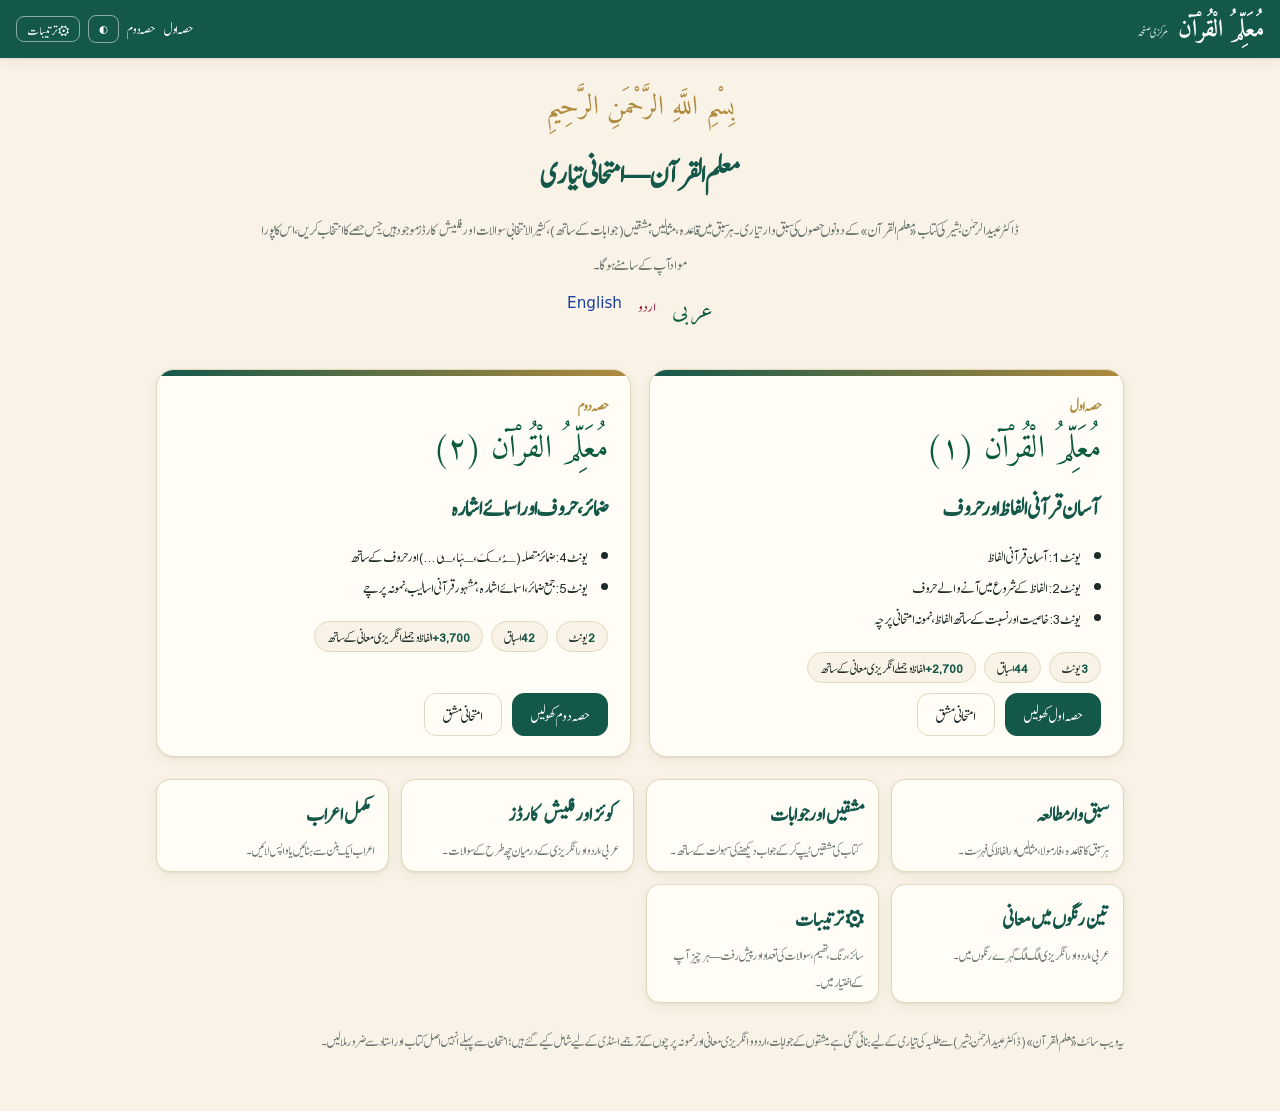
<file: index.html>
<!doctype html>
<html lang="ur" dir="rtl">
<head>
<meta charset="utf-8">
<meta name="viewport" content="width=device-width, initial-scale=1">
<title>معلم القرآن — امتحانی تیاری</title>
<meta name="description" content="معلم القرآن (ڈاکٹر عبید الرحمٰن بشیر) کے دونوں حصوں کی سبق وار امتحانی تیاری — قواعد، مشقیں، کوئز، فلیش کارڈز، اردو اور انگریزی معانی۔">
<link rel="stylesheet" href="assets/css/style.css">
<style>
.lp-hero{text-align:center;padding:22px 8px 8px}
.lp-hero .bism{font-family:"Amiri",serif;font-size:1.7rem;color:var(--gold);line-height:2}
.lp-hero h1{margin:4px 0 0;font-size:2rem;color:var(--acc)}
.lp-hero p{max-width:760px;margin:6px auto 0;color:var(--mute);font-size:1.05rem}
.books{display:grid;grid-template-columns:repeat(auto-fit,minmax(min(100%,340px),1fr));gap:18px;margin:22px 0}
.bk{display:flex;flex-direction:column;background:var(--card);border:1px solid var(--line);border-radius:18px;box-shadow:var(--sh);padding:18px 22px 20px;position:relative;overflow:hidden}
.bk::before{content:"";position:absolute;inset-block-start:0;inset-inline:0;height:6px;background:linear-gradient(90deg,var(--acc),var(--gold))}
.bk .part{color:var(--gold);font-weight:bold;font-size:1rem}
.bk h2{margin:0;font-size:1.6rem;color:var(--acc)}
.bk .ar{font-size:2rem;color:var(--c-ar);line-height:1.8}
.bk ul{margin:8px 0;padding-inline-start:20px;font-size:1.02rem}
.bk li{line-height:1.9}
.bk .st{display:flex;gap:8px;flex-wrap:wrap;margin:10px 0}
.bk .st span{background:var(--bg);border:1px solid var(--line);border-radius:999px;padding:0 12px;font-size:.92rem;line-height:2}
.bk .st b{color:var(--acc)}
.bk .go{margin-top:auto;display:flex;gap:10px;flex-wrap:wrap}
.bk .go a{display:inline-block;text-decoration:none;border-radius:12px;padding:2px 18px;font-size:1.05rem;line-height:2.2;border:1px solid var(--line);background:var(--card);color:var(--ink)}
.bk .go a.main{background:var(--acc);color:#fff;border-color:var(--acc)}
.bk .go a:hover{border-color:var(--gold)}
.feat{display:grid;grid-template-columns:repeat(auto-fit,minmax(min(100%,230px),1fr));gap:12px;margin:10px 0 22px}
.feat div{background:var(--card);border:1px solid var(--line);border-radius:14px;padding:8px 14px;box-shadow:var(--sh)}
.feat b{color:var(--acc);display:block}
.feat small{color:var(--mute);font-size:.92rem;line-height:1.8;display:block}
.sw{display:flex;gap:16px;justify-content:center;flex-wrap:wrap;font-size:1.05rem;margin:6px 0 4px}
</style>
</head>
<body>
<header class="top">
  <a class="brand" href="./"><span class="ar">مُعَلِّمُ الْقُرْآن</span><small>مرکزی صفحہ</small></a>
  <nav>
    <a href="book1/">حصہ اول</a>
    <a href="book2/">حصہ دوم</a>
    <button id="theme" type="button" aria-label="تھیم بدلیں">◐</button>
  </nav>
</header>
<main id="lp" class="wrap" style="max-width:1000px;margin:0 auto;padding:0 16px">
  <section class="lp-hero">
    <div class="bism">بِسْمِ اللَّهِ الرَّحْمَنِ الرَّحِيمِ</div>
    <h1>معلم القرآن — امتحانی تیاری</h1>
    <p>ڈاکٹر عبید الرحمٰن بشیر کی کتاب «معلم القرآن» کے دونوں حصوں کی سبق وار تیاری۔ ہر سبق میں قاعدہ، مثالیں، مشقیں (جوابات کے ساتھ)، کثیرالانتخابی سوالات اور فلیش کارڈز موجود ہیں۔ جس حصے کا انتخاب کریں، اس کا پورا مواد آپ کے سامنے ہوگا۔</p>
    <div class="sw">
      <span class="ar-sample" style="color:var(--c-ar);font-family:'Amiri',serif;font-size:1.4rem">عربی</span>
      <span style="color:var(--c-ur)">اردو</span>
      <span style="color:var(--c-en);font-family:system-ui,sans-serif;font-size:.95rem">English</span>
    </div>
  </section>

  <section class="books">
    <article class="bk">
      <div class="part">حصہ اول</div>
      <div class="ar">مُعَلِّمُ الْقُرْآن (۱)</div>
      <h2>آسان قرآنی الفاظ اور حروف</h2>
      <ul>
        <li>یونٹ 1: آسان قرآنی الفاظ</li>
        <li>یونٹ 2: الفاظ کے شروع میں آنے والے حروف</li>
        <li>یونٹ 3: خاصیت اور نسبت کے ساتھ الفاظ، نمونہ امتحانی پرچہ</li>
      </ul>
      <div class="st"><span><b>3</b> یونٹ</span><span><b>44</b> اسباق</span><span><b>2,700+</b> الفاظ و جملے انگریزی معانی کے ساتھ</span></div>
      <div class="go">
        <a class="main" href="book1/#/">حصہ اول کھولیں</a>
        <a href="book1/#/exam">امتحانی مشق</a>
      </div>
    </article>

    <article class="bk">
      <div class="part">حصہ دوم</div>
      <div class="ar">مُعَلِّمُ الْقُرْآن (۲)</div>
      <h2>ضمائر، حروف اور اسمائے اشارہ</h2>
      <ul>
        <li>یونٹ 4: ضمائر متصلہ (ـهُ، ـكَ، ـهَا، ـي …) اور حروف کے ساتھ</li>
        <li>یونٹ 5: جمع ضمائر، اسمائے اشارہ، مشہور قرآنی اسالیب، نمونہ پرچے</li>
      </ul>
      <div class="st"><span><b>2</b> یونٹ</span><span><b>42</b> اسباق</span><span><b>3,700+</b> الفاظ و جملے انگریزی معانی کے ساتھ</span></div>
      <div class="go">
        <a class="main" href="book2/#/">حصہ دوم کھولیں</a>
        <a href="book2/#/exam">امتحانی مشق</a>
      </div>
    </article>
  </section>

  <section class="feat">
    <div><b>سبق وار مطالعہ</b><small>ہر سبق کا قاعدہ، فارمولا، مثالیں اور الفاظ کی فہرست۔</small></div>
    <div><b>مشقیں اور جوابات</b><small>کتاب کی مشقیں ٹیپ کر کے جواب دیکھنے کی سہولت کے ساتھ۔</small></div>
    <div><b>کوئز اور فلیش کارڈز</b><small>عربی، اردو اور انگریزی کے درمیان چھ طرح کے سوالات۔</small></div>
    <div><b>مکمل اعراب</b><small>اعراب ایک بٹن سے ہٹائیں یا واپس لائیں۔</small></div>
    <div><b>تین رنگوں میں معانی</b><small>عربی، اردو اور انگریزی الگ الگ گہرے رنگوں میں۔</small></div>
    <div><b>⚙ ترتیبات</b><small>سائز، رنگ، تھیم، سوالات کی تعداد اور پیش رفت — ہر چیز آپ کے اختیار میں۔</small></div>
  </section>
</main>
<footer class="foot">
  <p>یہ ویب سائٹ «معلم القرآن» (ڈاکٹر عبید الرحمٰن بشیر) سے طلبہ کی تیاری کے لیے بنائی گئی ہے۔ مشقوں کے جوابات، اردو و انگریزی معانی اور نمونہ پرچوں کے ترجمے اسٹڈی کے لیے شامل کیے گئے ہیں؛ امتحان سے پہلے انہیں اصل کتاب اور استاد سے ضرور ملا لیں۔</p>
</footer>
<script src="assets/js/settings.js"></script>
<script>
(function(){
  var r=document.documentElement;
  function ap(t){try{if(t==='dark'||t==='light')r.setAttribute('data-theme',t);else r.removeAttribute('data-theme');}catch(e){}}
  var t=null;try{t=localStorage.getItem('mq-theme');}catch(e){}
  if(t)ap(t);
  var b=document.getElementById('theme');
  if(b)b.addEventListener('click',function(){
    var cur=r.getAttribute('data-theme');
    if(!cur)cur=matchMedia('(prefers-color-scheme: dark)').matches?'dark':'light';
    var nx=cur==='dark'?'light':'dark';ap(nx);try{localStorage.setItem('mq-theme',nx);}catch(e){}
  });
})();
</script>
</body>
</html>
</file>
<file: assets/css/style.css>
@font-face{font-family:"Jameel Noori Nastaleeq";src:url("../fonts/jameel-noori-nastaleeq4.woff2") format("woff2");font-display:swap}
@font-face{font-family:"Amiri";font-weight:400;src:url("../fonts/amiri-arabic-400-normal.woff2") format("woff2");unicode-range:U+0600-06FF,U+0750-077F,U+08A0-08FF,U+FB50-FDFF,U+FE70-FEFF;font-display:swap}
@font-face{font-family:"Amiri";font-weight:700;src:url("../fonts/amiri-arabic-700-normal.woff2") format("woff2");unicode-range:U+0600-06FF,U+0750-077F,U+08A0-08FF,U+FB50-FDFF,U+FE70-FEFF;font-display:swap}
@font-face{font-family:"Amiri";font-weight:400;src:url("../fonts/amiri-latin-400-normal.woff2") format("woff2");unicode-range:U+0000-00FF,U+2000-206F;font-display:swap}

:root{--bg:#f8f3e6;--card:#fffdf6;--ink:#1d2a27;--mute:#6a746f;--line:#e2d8bf;--acc:#14584a;--acc2:#0d3f35;--gold:#b08a3e;--hl:#ffe9a6;--ok:#1e7a4d;--bad:#b3392f;--sh:0 1px 2px rgba(60,45,10,.08),0 4px 14px rgba(60,45,10,.06);--c-ar:#0a5a3c;--c-ur:#a3153b;--c-en:#1a3fa0}
:root[data-theme=dark]{--bg:#141a18;--card:#1c2421;--ink:#ece7d8;--mute:#9aa59f;--line:#33403b;--acc:#59c3a5;--acc2:#8fe0c8;--gold:#d8b565;--hl:#5b4b16;--ok:#58c48b;--bad:#ee7d72;--sh:none;--c-ar:#5fe3aa;--c-ur:#ff8fab;--c-en:#8fb8ff}
@media(prefers-color-scheme:dark){:root:not([data-theme=light]){--bg:#141a18;--card:#1c2421;--ink:#ece7d8;--mute:#9aa59f;--line:#33403b;--acc:#59c3a5;--acc2:#8fe0c8;--gold:#d8b565;--hl:#5b4b16;--ok:#58c48b;--bad:#ee7d72;--sh:none;--c-ar:#5fe3aa;--c-ur:#ff8fab;--c-en:#8fb8ff}}

*{box-sizing:border-box}
html{-webkit-text-size-adjust:100%}
body{margin:0;background:var(--bg);color:var(--ink);font-family:"Jameel Noori Nastaleeq","Noto Nastaliq Urdu",serif;font-size:23px;line-height:2.1}
.ar{font-family:"Amiri","Traditional Arabic",serif;line-height:1.9}
a{color:var(--acc)}
button{font:inherit;color:inherit;cursor:pointer}
.top{position:sticky;top:0;z-index:20;display:flex;justify-content:space-between;align-items:center;gap:12px;padding:6px 16px;background:var(--acc);color:#fff;box-shadow:var(--sh)}
.top a{color:#fff;text-decoration:none}
.brand{display:flex;align-items:baseline;gap:10px}
.brand .ar{font-size:1.5rem;font-weight:700}
.brand small{opacity:.85;font-size:.8rem}
.top nav{display:flex;gap:14px;align-items:center;font-size:.95rem}
#theme{background:transparent;border:1px solid rgba(255,255,255,.5);color:#fff;border-radius:8px;padding:0 10px;line-height:1.7}
main{max-width:1000px;margin:0 auto;padding:18px 16px 40px}
.foot{max-width:1000px;margin:0 auto;padding:0 16px 40px;color:var(--mute);font-size:.95rem;line-height:2}

.hero{background:linear-gradient(135deg,var(--acc),var(--acc2));color:#fff;border-radius:18px;padding:22px 22px 16px;box-shadow:var(--sh)}
.hero h1{margin:0;font-size:1.7rem;line-height:1.9}
.hero p{margin:2px 0 10px;opacity:.9;font-size:.95rem}
.bar{height:10px;background:rgba(255,255,255,.25);border-radius:9px;overflow:hidden}
.bar i{display:block;height:100%;background:#ffd66b;border-radius:9px;transition:width .3s}
.hero small{opacity:.9}
.unit{margin-top:26px}
.unit h2{margin:0;font-size:1.35rem;color:var(--acc)}
.unit .sub{color:var(--mute);font-size:1rem;margin:0 0 8px}
.grid{display:grid;grid-template-columns:repeat(auto-fill,minmax(250px,1fr));gap:12px}
.lc{display:block;position:relative;text-decoration:none;color:inherit;background:var(--card);border:1px solid var(--line);border-radius:14px;padding:10px 14px 8px;box-shadow:var(--sh);transition:transform .15s,border-color .15s}
.lc:hover{transform:translateY(-2px);border-color:var(--acc)}
.lc .no{font-size:.95rem;color:var(--gold);font-weight:bold}
.lc .t{display:block;line-height:1.9;font-size:1.02rem}
.lc .pg{font-size:.9rem;color:var(--mute)}
.lc.done::after{content:"✓";position:absolute;left:12px;top:8px;background:var(--ok);color:#fff;width:24px;height:24px;border-radius:50%;text-align:center;line-height:24px;font-size:.9rem}

.crumb{font-size:1rem;color:var(--mute)}
.lh{margin:6px 0 4px;font-size:1.5rem;line-height:2;color:var(--acc)}
.lh .ar{font-size:1.7rem}
.tabs{display:flex;gap:6px;flex-wrap:wrap;border-bottom:2px solid var(--line);margin:8px 0 16px}
.tabs a{padding:2px 16px;text-decoration:none;color:var(--mute);border-radius:10px 10px 0 0}
.tabs a.on{background:var(--acc);color:#fff}
.box{background:var(--card);border:1px solid var(--line);border-radius:14px;padding:12px 18px;margin:12px 0;box-shadow:var(--sh)}
.box h3{margin:0 0 4px;font-size:1.1rem;color:var(--acc)}
.box ul,.box ol{margin:4px 0;padding-inline-start:22px}
.box li{margin:0}
.formula{display:grid;gap:2px;text-align:center;background:var(--card);border:2px dashed var(--gold);border-radius:14px;padding:8px;margin:12px 0}
.formula .ar{font-size:1.8rem;color:var(--acc)}
.tools{display:flex;gap:8px;flex-wrap:wrap;margin:8px 0}
.btn{background:var(--card);border:1px solid var(--line);border-radius:10px;padding:0 14px;line-height:2.1;font-size:.95rem}
.btn:hover{border-color:var(--acc)}
.btn.p{background:var(--acc);border-color:var(--acc);color:#fff}
.btn.on{background:var(--ok);color:#fff;border-color:var(--ok)}
table.ex{width:100%;border-collapse:collapse;background:var(--card);border-radius:12px;overflow:hidden;box-shadow:var(--sh)}
table.ex td,table.ex th{border:1px solid var(--line);padding:2px 10px;text-align:center}
table.ex .ar{font-size:1.45rem}
table.ex th{background:var(--acc);color:#fff;font-weight:normal;font-size:.9rem}
.wg{display:grid;grid-template-columns:repeat(auto-fill,minmax(190px,1fr));gap:8px}
.card{background:var(--card);border:1px solid var(--line);border-radius:12px;padding:4px 10px;text-align:center;cursor:pointer;min-height:74px;display:flex;flex-direction:column;justify-content:center;box-shadow:var(--sh)}
.card .ar{font-size:1.6rem;color:var(--ink)}
.card .ur{font-size:1.15rem;color:var(--acc);line-height:1.8}
.card .ar2{font-size:1.3rem;color:var(--gold)}
body.hide-ur .card:not(.shown) .ur{visibility:hidden}
.gt{margin:20px 0 6px;font-size:1.1rem;color:var(--acc);border-inline-start:4px solid var(--gold);padding-inline-start:10px}
.gt small{color:var(--mute);margin-inline-start:6px}
.q{margin:16px 0}
.q>h3{font-size:1.08rem;margin:0 0 6px;color:var(--acc)}
.q>h3 b{background:var(--gold);color:#fff;border-radius:8px;padding:0 9px;margin-inline-end:6px;font-size:.9rem}
.qi{display:grid;gap:8px}
.qg{display:grid;grid-template-columns:repeat(auto-fill,minmax(230px,1fr));gap:8px}
.it{background:var(--card);border:1px solid var(--line);border-radius:12px;padding:4px 12px;display:flex;justify-content:space-between;align-items:center;gap:10px;flex-wrap:wrap}
.it .qq{font-size:1.35rem}
.it .qq.u{font-size:1.1rem}
.it .ans{display:none;color:var(--ok);font-size:1.2rem}
.it .ans.ar{font-size:1.4rem}
.it.shown .ans{display:block}
.it .rv{border:1px dashed var(--acc);background:transparent;border-radius:8px;color:var(--acc);padding:0 10px;font-size:1rem;line-height:1.9}
.it.shown .rv{display:none}
.it.vr{display:block}
.it.vr .qq{font-size:1.5rem;display:block}
.it.vr .tr{display:none;color:var(--ok);font-size:1.15rem;margin-top:2px}
.it.vr.shown .tr{display:block}
.it.vr.shown .qq{display:none}
mark{background:var(--hl);color:inherit;border-radius:6px;padding:0 4px}
.pat{direction:rtl;unicode-bidi:isolate}

.qz{max-width:700px;margin:0 auto}
.qz .prog{display:flex;justify-content:space-between;color:var(--mute);font-size:.9rem}
.qz .qb{background:var(--card);border:1px solid var(--line);border-radius:16px;padding:10px 18px 16px;margin:8px 0;box-shadow:var(--sh);text-align:center}
.qz .qb .lead{color:var(--mute);font-size:.95rem}
.qz .qb .big{font-size:2.2rem;line-height:2;margin:4px 0}
.opts{display:grid;gap:8px;margin-top:6px}
.opt{background:var(--bg);border:2px solid var(--line);border-radius:12px;padding:2px 12px;font-size:1.15rem;line-height:2.1}
.opt.ar{font-size:1.5rem}
.opt:hover{border-color:var(--acc)}
.opt.ok{background:var(--ok);border-color:var(--ok);color:#fff}
.opt.no{background:var(--bad);border-color:var(--bad);color:#fff}
.res{text-align:center}
.res .sc{font-size:3rem;color:var(--acc);line-height:1.6}
.rev{display:grid;gap:6px;text-align:start}
.rev div{background:var(--card);border:1px solid var(--line);border-radius:10px;padding:2px 12px}
.fc{max-width:520px;margin:0 auto;text-align:center}
.fc .face{min-height:230px;background:var(--card);border:2px solid var(--gold);border-radius:20px;box-shadow:var(--sh);display:flex;flex-direction:column;align-items:center;justify-content:center;cursor:pointer;padding:12px;user-select:none}
.fc .face .ar{font-size:2.6rem}
.fc .face .u{font-size:1.6rem;color:var(--acc)}
.fc .face small{color:var(--mute)}
.fc .nav{display:flex;justify-content:space-between;gap:8px;margin-top:12px;align-items:center}
.sel{display:flex;gap:10px;flex-wrap:wrap;align-items:center;margin:10px 0}
select{font:inherit;background:var(--card);color:var(--ink);border:1px solid var(--line);border-radius:10px;padding:0 10px;line-height:2.1}
.lnav{display:flex;justify-content:space-between;gap:10px;margin-top:26px}
.empty{color:var(--mute);text-align:center;padding:20px}
@media(max-width:560px){body{font-size:21px}.hero h1{font-size:1.35rem}.brand small{display:none}.card .ar{font-size:1.4rem}.qz .qb .big{font-size:1.8rem}}
@media print{.top,.tools,.tabs,.lnav,.foot{display:none}.card,.it{box-shadow:none}.it .ans,.it.vr .tr{display:block!important}}

/* ---- three distinct language colours ---- */
.ar{color:var(--c-ar)}
.ur,.card .ur,.it .ans,.it.vr .tr .ur,.it .qq.u,.fc .face .u,.opt.k-ur,.rev .ur,.qz .big .ur{color:var(--c-ur)}
.it.vr .tr{color:var(--c-ur)}
.en{display:block;font-family:"Amiri",Georgia,"Times New Roman",serif;direction:ltr;unicode-bidi:isolate;text-align:center;color:var(--c-en);font-size:.88em;font-weight:700;line-height:1.5;margin-top:1px}
.it .ans .en{display:block;text-align:start;direction:ltr}
.it.vr .tr .en{text-align:center;margin-top:2px}
.en-big{font-size:1.5rem;display:inline-block}
.opt.k-en{font-family:"Amiri",Georgia,serif;direction:ltr;color:var(--c-en);font-weight:700;font-size:1.25rem}
.opt.k-ur{font-size:1.2rem}
.opt.ar{color:var(--c-ar)}
.opt.ok,.opt.ok .ar,.opt.no,.opt.no .ar{color:#fff!important}
.card .ar,.card .ar2{color:var(--c-ar)}
.card .ar2{opacity:.8}
.formula .ar,.lh .ar,.table.ex .ar,.fc .face .ar{color:var(--c-ar)}
.top .ar,.hero .ar,.tabs a.on .ar,.btn.p .ar{color:#fff}
body.hide-ur .card:not(.shown) .en{visibility:hidden}
body.no-en .en{display:none}
.it .ans .ur{color:var(--c-ur)}
.tg{background:transparent;border:1px solid rgba(255,255,255,.5);color:#fff;border-radius:8px;padding:0 10px;line-height:1.7;font-size:.85rem}
.tg[aria-pressed=false]{opacity:.6;text-decoration:line-through}
.top nav{gap:8px;flex-wrap:wrap}
@media print{.en{display:block!important}}
.it .ans{text-align:center;font-size:1.3rem;line-height:1.9}
.it .ans .en{text-align:center;font-size:1.05rem}
.card .en{font-size:1.02rem}
.card .ur{font-size:1.2rem}

/* ---------- user-controlled settings (see settings.js) ---------- */
body{line-height:var(--lh,2.1);zoom:var(--zb,1)}
main,.foot{max-width:var(--mw,1000px)}
.ar{zoom:var(--za,1)}
.ur{zoom:var(--zu,1)}
.en{zoom:var(--ze,1)}
.ar .en{zoom:calc(var(--ze,1) / var(--za,1))}
.wg{grid-template-columns:repeat(auto-fill,minmax(var(--cw,190px),1fr))}
.wg.wide{grid-template-columns:repeat(auto-fill,minmax(min(100%,var(--cwide,420px)),1fr))}
body.no-ur .card .ur,body.no-ur .it .ans .ur,body.no-ur .fc .face .u,body.no-ur .it.vr .tr .ur{display:none}
body.show-ans .it .ans,body.show-ans .it.vr .tr{display:block!important}
body.show-ans .it .rv{display:none}
body.hide-ur.show-ans .card .ur{visibility:visible}
#st{background:transparent;border:1px solid rgba(255,255,255,.5);color:#fff;border-radius:8px;padding:0 10px;line-height:1.7;font-size:.9rem}
.stov{position:fixed;inset:0;z-index:50;background:rgba(0,0,0,.45);display:none}
.stov.on{display:block}
.stp{position:absolute;top:0;bottom:0;inset-inline-start:0;width:min(420px,100%);background:var(--card);color:var(--ink);box-shadow:var(--sh);overflow:auto;padding:12px 18px 40px;font-size:20px;line-height:1.9;zoom:1}
.stp h2{margin:0 0 4px;color:var(--acc);font-size:1.3rem;display:flex;justify-content:space-between;align-items:center}
.stp h3{margin:14px 0 4px;color:var(--gold);font-size:1.02rem;border-bottom:1px solid var(--line)}
.stp .row{display:flex;align-items:center;justify-content:space-between;gap:10px;margin:2px 0}
.stp .row label{flex:1}
.stp input[type=range]{flex:0 0 52%;accent-color:var(--acc)}
.stp input[type=color]{width:48px;height:30px;padding:0;border:1px solid var(--line);background:none}
.stp select{font:inherit;background:var(--bg);color:var(--ink);border:1px solid var(--line);border-radius:8px}
.stp .sw{position:relative;width:46px;height:26px;flex:0 0 46px}
.stp .sw input{opacity:0;width:100%;height:100%;margin:0;position:absolute;inset:0;cursor:pointer;z-index:1}
.stp .sw i{position:absolute;inset:0;background:var(--line);border-radius:14px;transition:.2s}
.stp .sw i::after{content:"";position:absolute;top:3px;inset-inline-start:3px;width:20px;height:20px;border-radius:50%;background:#fff;transition:.2s}
.stp .sw input:checked+i{background:var(--acc)}
.stp .sw input:checked+i::after{inset-inline-start:23px}
.stp .val{min-width:3.2em;text-align:center;color:var(--mute);font-size:.85rem;direction:ltr}
.stp .pv{border:1px solid var(--line);border-radius:10px;padding:2px 10px;margin:8px 0;text-align:center;background:var(--bg)}
.stp .btn.danger{border-color:var(--bad);color:var(--bad)}
.stp .x{background:transparent;border:0;font-size:1.6rem;color:var(--mute);line-height:1}
@media print{#st,.stov{display:none!important}}
</file>
